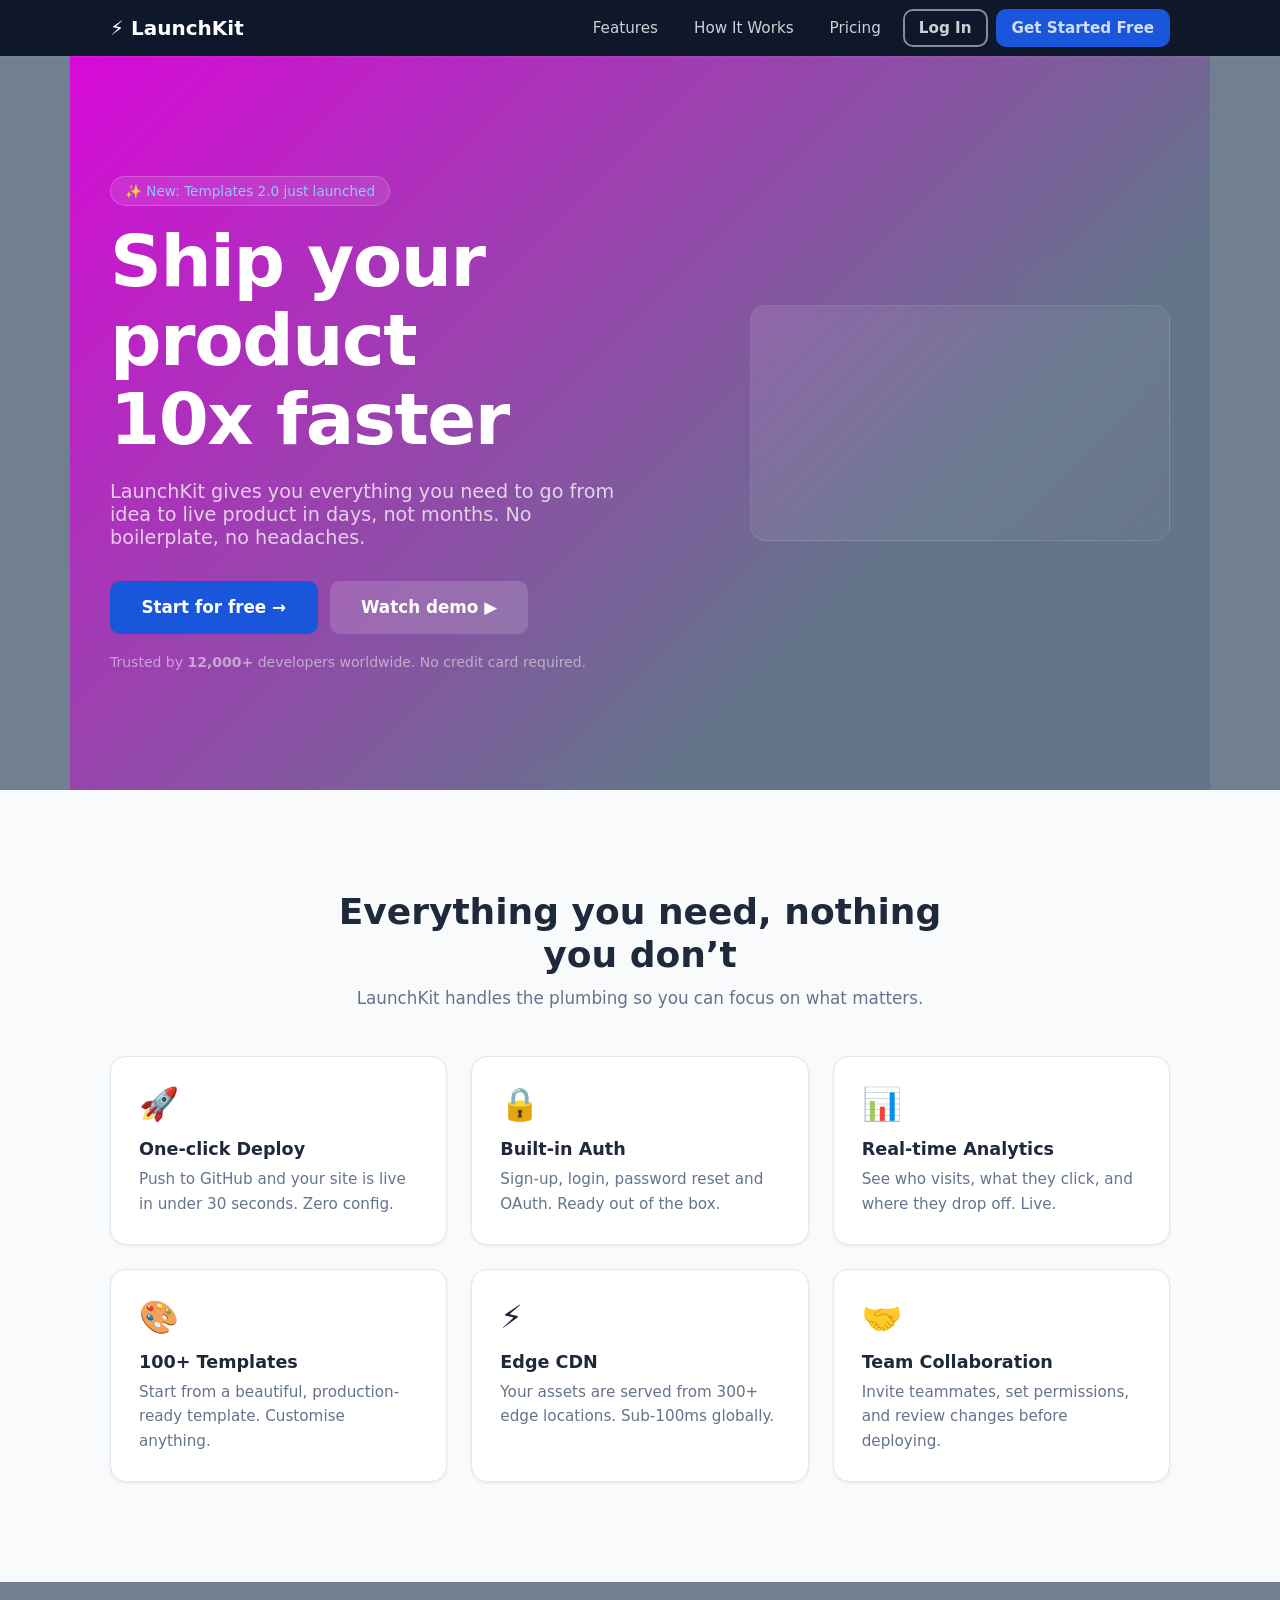
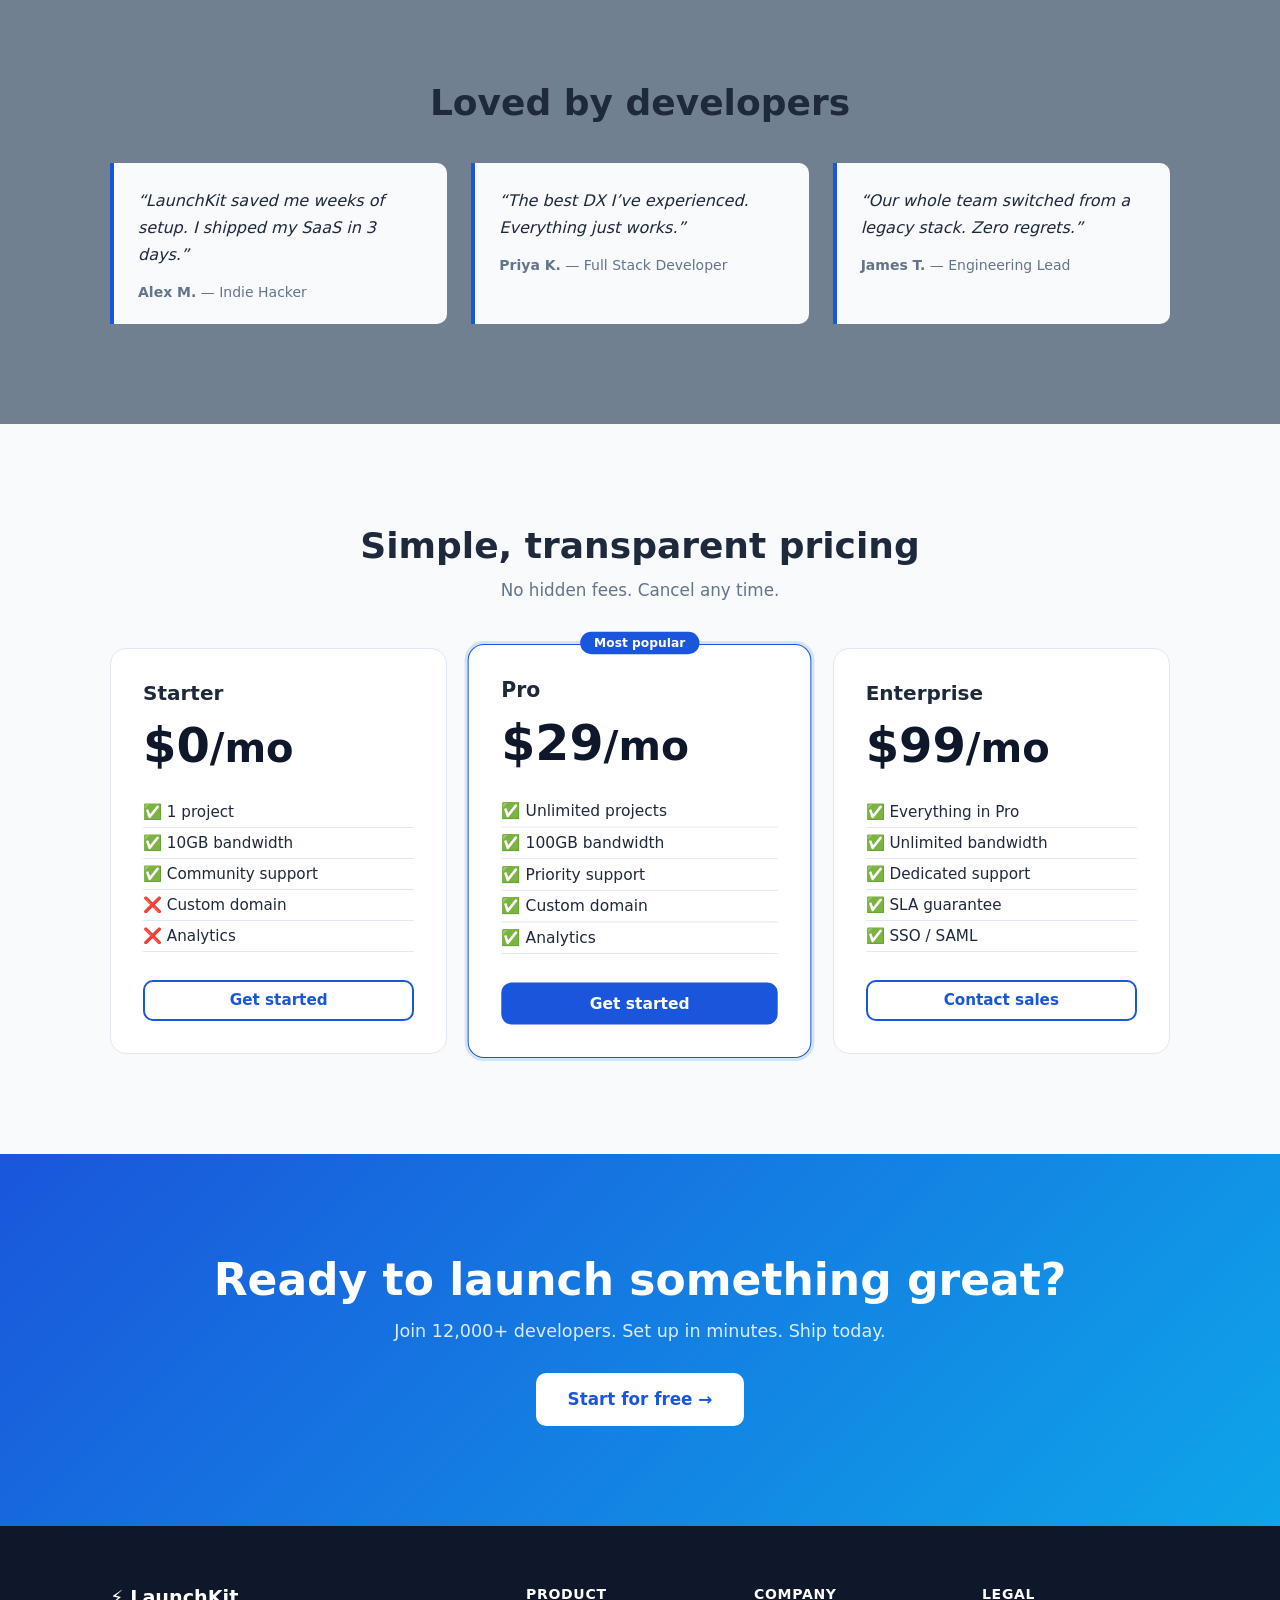
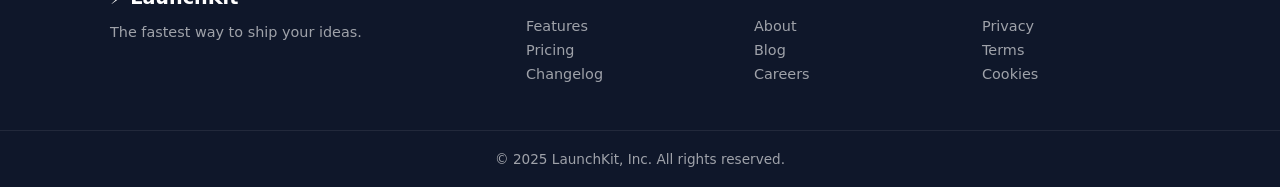
<file: index.html>
<!DOCTYPE html>
<html lang="en">
<head>
  <meta charset="UTF-8" />
  <meta name="viewport" content="width=device-width, initial-scale=1.0" />
  <meta name="description" content="LaunchKit — the fastest way to ship your ideas." />
  <title>LaunchKit — Ship Faster</title>
  <link rel="stylesheet" href="landing page.css">
</head>
<body>

  <!-- ── Navigation ───────────────────────── -->
  <header class="navbar">
    <div class="navbar__inner">
      <a href="#" class="navbar__logo">⚡ LaunchKit</a>
      <button class="navbar__toggle" aria-expanded="false"
              aria-controls="main-nav" aria-label="Toggle menu">
        <span></span><span></span><span></span>
      </button>
      <nav id="main-nav" class="navbar__nav">
        <a href="#features">Features</a>
        <a href="#how-it-works">How It Works</a>
        <a href="#pricing">Pricing</a>
        <a href="#" class="btn btn--outline-white">Log In</a>
        <a href="#" class="btn btn--primary">Get Started Free</a>
      </nav>
    </div>
  </header>
    <section class="hero">
    <div class="hero__content">
      <span class="hero__badge">✨ New: Templates 2.0 just launched</span>
      <h1 class="hero__title">Ship your product<br>10x faster</h1>
      <p class="hero__subtitle">
        LaunchKit gives you everything you need to go from idea to live product
        in days, not months. No boilerplate, no headaches.
      </p>
      <div class="hero__actions">
        <a href="#" class="btn btn--primary btn--lg">Start for free &rarr;</a>
        <a href="#" class="btn btn--ghost btn--lg">Watch demo ▶</a>
      </div>
      <p class="hero__social-proof">
        Trusted by <strong>12,000+</strong> developers worldwide. No credit card required.
      </p>
    </div>
    <div class="hero__visual" aria-hidden="true">
      <!-- Decorative gradient box simulating an app screenshot -->
      <div class="hero__mockup"></div>
    </div>
  </section>
   <!-- ── Features ──────────────────────────── -->
  <section class="features" id="features">
    <div class="container">
      <div class="section-header">
        <h2>Everything you need, nothing you don&rsquo;t</h2>
        <p>LaunchKit handles the plumbing so you can focus on what matters.</p>
      </div>
      <div class="features__grid">
        <div class="feature-card">
          <div class="feature-card__icon">🚀</div>
          <h3>One-click Deploy</h3>
          <p>Push to GitHub and your site is live in under 30 seconds. Zero config.</p>
        </div>
        <div class="feature-card">
          <div class="feature-card__icon">🔒</div>
          <h3>Built-in Auth</h3>
          <p>Sign-up, login, password reset and OAuth. Ready out of the box.</p>
        </div>
        <div class="feature-card">
          <div class="feature-card__icon">📊</div>
          <h3>Real-time Analytics</h3>
          <p>See who visits, what they click, and where they drop off. Live.</p>
        </div>
        <div class="feature-card">
          <div class="feature-card__icon">🎨</div>
          <h3>100+ Templates</h3>
          <p>Start from a beautiful, production-ready template. Customise anything.</p>
        </div>
        <div class="feature-card">
          <div class="feature-card__icon">⚡</div>
          <h3>Edge CDN</h3>
          <p>Your assets are served from 300+ edge locations. Sub-100ms globally.</p>
        </div>
        <div class="feature-card">
          <div class="feature-card__icon">🤝</div>
          <h3>Team Collaboration</h3>
          <p>Invite teammates, set permissions, and review changes before deploying.</p>
        </div>
      </div>
    </div>
  </section>
  <!-- ── Testimonials ──────────────────────── -->
  <section class="testimonials">
    <div class="container">
      <h2 class="section-header__title">Loved by developers</h2>
      <div class="testimonials__grid">
        <blockquote class="testimonial">
          <p>&ldquo;LaunchKit saved me weeks of setup. I shipped my SaaS in 3 days.&rdquo;</p>
          <footer><strong>Alex M.</strong> &mdash; Indie Hacker</footer>
        </blockquote>
        <blockquote class="testimonial">
          <p>&ldquo;The best DX I&rsquo;ve experienced. Everything just works.&rdquo;</p>
          <footer><strong>Priya K.</strong> &mdash; Full Stack Developer</footer>
        </blockquote>
        <blockquote class="testimonial">
          <p>&ldquo;Our whole team switched from a legacy stack. Zero regrets.&rdquo;</p>
          <footer><strong>James T.</strong> &mdash; Engineering Lead</footer>
        </blockquote>
      </div>
    </div>
  </section>

  <!-- ── Pricing ───────────────────────────── -->
  <section class="pricing" id="pricing">
    <div class="container">
      <div class="section-header">
        <h2>Simple, transparent pricing</h2>
        <p>No hidden fees. Cancel any time.</p>
      </div>
      <div class="pricing__grid">
        <div class="pricing-card">
          <h3>Starter</h3>
          <div class="pricing-card__price"><span>$0</span>/mo</div>
          <ul class="pricing-card__features">
            <li>✅ 1 project</li>
            <li>✅ 10GB bandwidth</li>
            <li>✅ Community support</li>
            <li>❌ Custom domain</li>
            <li>❌ Analytics</li>
          </ul>
          <a href="#" class="btn btn--outline">Get started</a>
        </div>
        <div class="pricing-card pricing-card--featured">
          <div class="pricing-card__badge">Most popular</div>
          <h3>Pro</h3>
          <div class="pricing-card__price"><span>$29</span>/mo</div>
          <ul class="pricing-card__features">
            <li>✅ Unlimited projects</li>
            <li>✅ 100GB bandwidth</li>
            <li>✅ Priority support</li>
            <li>✅ Custom domain</li>
            <li>✅ Analytics</li>
          </ul>
          <a href="#" class="btn btn--primary">Get started</a>
        </div>
        <div class="pricing-card">
          <h3>Enterprise</h3>
          <div class="pricing-card__price"><span>$99</span>/mo</div>
          <ul class="pricing-card__features">
            <li>✅ Everything in Pro</li>
            <li>✅ Unlimited bandwidth</li>
            <li>✅ Dedicated support</li>
            <li>✅ SLA guarantee</li>
            <li>✅ SSO / SAML</li>
          </ul>
          <a href="#" class="btn btn--outline">Contact sales</a>
        </div>
      </div>
    </div>
  </section>

  <!-- ── CTA Banner ────────────────────────── -->
  <section class="cta-banner">
    <div class="container">
      <h2>Ready to launch something great?</h2>
      <p>Join 12,000+ developers. Set up in minutes. Ship today.</p>
      <a href="#" class="btn btn--white btn--lg">Start for free &rarr;</a>
    </div>
  </section>

  <!-- ── Footer ────────────────────────────── -->
  <footer class="site-footer">
    <div class="container footer__inner">
      <div class="footer__brand">
        <a href="#" class="footer__logo">⚡ LaunchKit</a>
        <p>The fastest way to ship your ideas.</p>
      </div>
      <nav class="footer__links">
        <h4>Product</h4>
        <a href="#">Features</a>
        <a href="#">Pricing</a>
        <a href="#">Changelog</a>
      </nav>
      <nav class="footer__links">
        <h4>Company</h4>
        <a href="#">About</a>
        <a href="#">Blog</a>
        <a href="#">Careers</a>
      </nav>
      <nav class="footer__links">
        <h4>Legal</h4>
        <a href="#">Privacy</a>
        <a href="#">Terms</a>
        <a href="#">Cookies</a>
      </nav>
    </div>
    <div class="footer__bottom">
      <p>&copy; 2025 LaunchKit, Inc. All rights reserved.</p>
    </div>
  </footer>

  <script>
    const toggle = document.querySelector('.navbar__toggle');
    const nav    = document.querySelector('#main-nav');
    toggle.addEventListener('click', () => {
      const open = nav.classList.toggle('is-open');
      toggle.setAttribute('aria-expanded', open);
    });
  </script>

</body>
</html>

  </body>
</file>
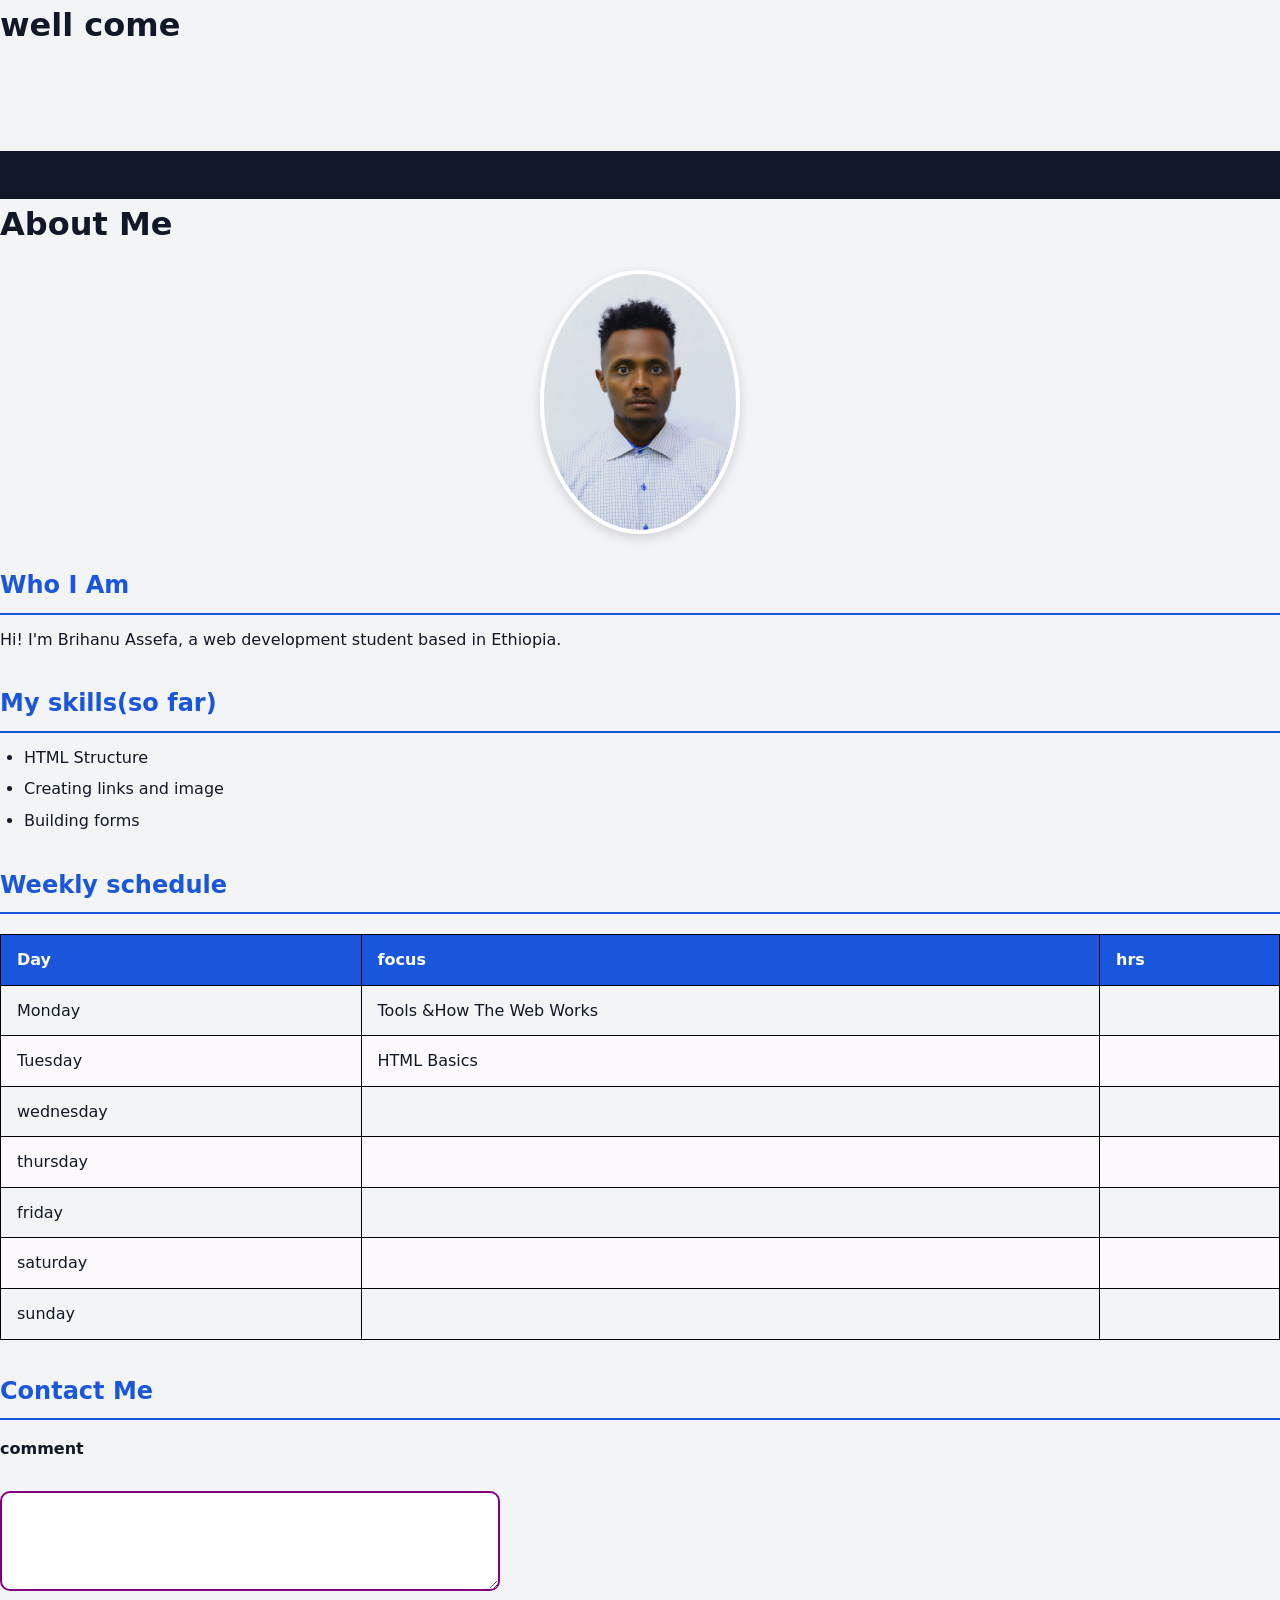
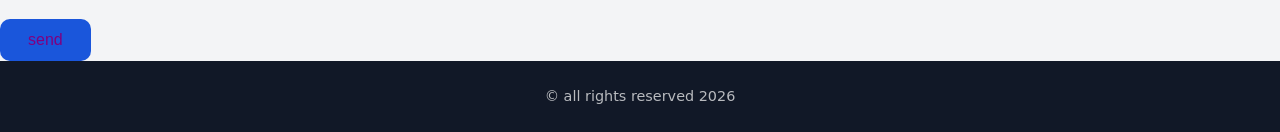
<file: about me.html>
<!DOCTYPE html>
<html lang="eng"> 
<head>
    <meta charset="UTF-8" />
    <meta name="viewport" content="width=device-width,initial-scale=1.0" />
    <link rel="stylesheet" href="my style.css">
    <title>About me</title>
</head>
<body>
<div class="page-wrapper"
     <header class="site-header"><h1>well come</h1></header>
     <main class="site-main"></main>
     <footer class="site-footer"></footer>
</div>
     </body>
    <h1>About Me</h1>
    <img src="brihanu.jpg" alt="Brihanu Assefa" width="200" />
    <h2>Who I Am</h2>
    <p>Hi! I'm Brihanu Assefa, a web development student based in Ethiopia.</p>
    <h2>My skills(so far)</h2>
    <ul>
        <li>HTML Structure</li>
        <li>Creating links and image</li>
        <li>Building forms</li>
    </ul>
    <h2>Weekly schedule</h2>
    <table border="1px">
        <thead><tr><th>Day</th><th>focus</th><th>hrs</th></tr></thead>
        <tbody>
            <tr>
                <td>Monday</td><td>Tools &amp;How The Web Works</td><td></td>
            </tr>
            <tr>
                <td>Tuesday</td><td>HTML Basics</td><td></td>
            </tr>
            <tr>
                <td>wednesday</td><td></td><td></td>
            </tr>
            <tr>
                <td>thursday</td><td></td><td></td>
            </tr>
            <tr>
                <td>friday</td><td></td><td></td>
            </tr>
            <tr>
                <td>saturday</td><td></td><td></td>
            </tr>
            <tr>
                <td>sunday</td><td></td><td></td>
            </tr>
        </tbody>
    </table>
    <h2>Contact Me</h2>
    <form>
        <label for="msg">comment</label><br >
        <textarea id="msg" name="msg" rows="4"></textarea><br />
        <button type="submit">send</button>
    </form>
</body>
<footer>
    &COPY; all rights reserved 2026
</footer>
</html>
</file>
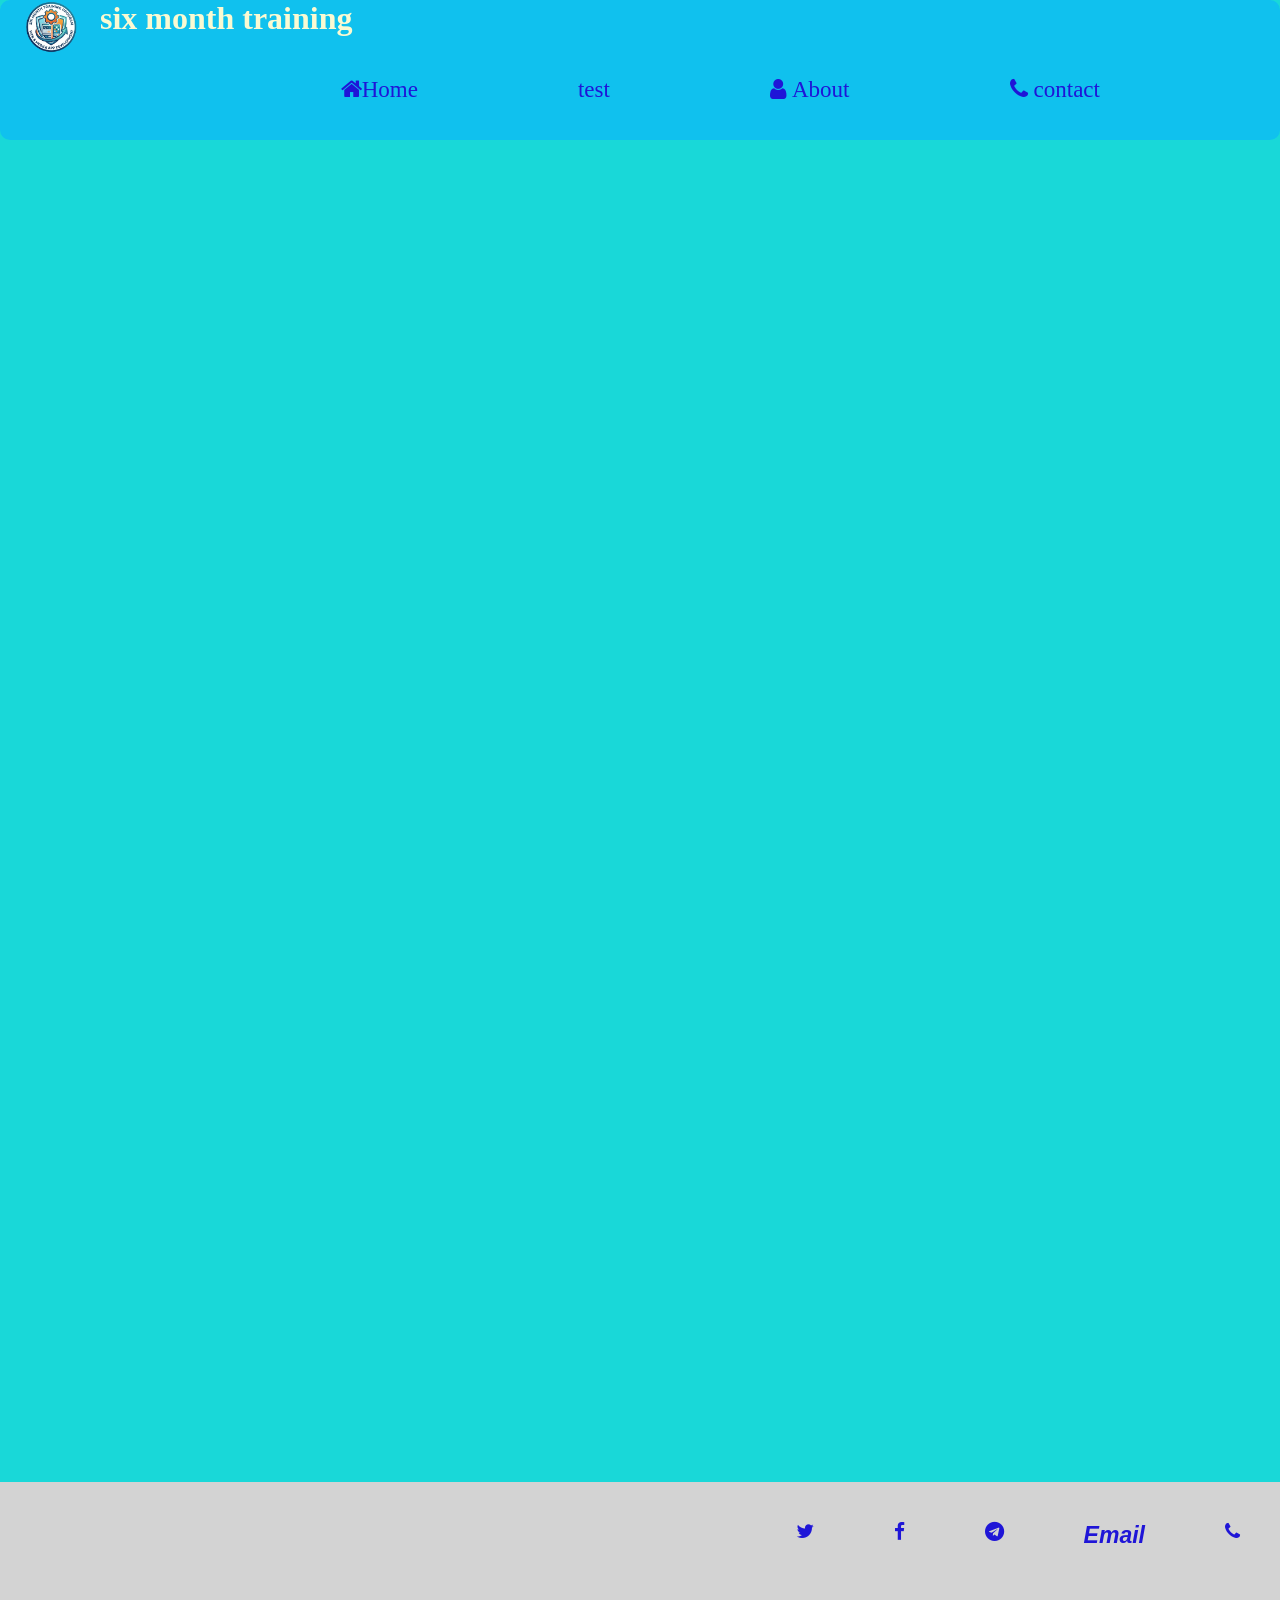
<file: test.html>
<!DOCTYPE html>
<html>
    <head>
  <meta charset="UTF-8" />
  <meta name="viewport" content="width=device-width, initial-scale=1.0" />
  <link rel="stylesheet" href="https://cdnjs.cloudflare.com/ajax/libs/font-awesome/4.7.0/css/font-awesome.min.css">
  <title > test</title>
  <link rel="stylesheet" href="style.css" />
</head>
<style>
    header{
        background-color: rgb(16, 193, 238);
        align-content: center;
        border-radius: 10px;
    
    }
        a{
        float: inline-end;
        text-decoration: none;
        padding: 20px;
        text-align: ;
        color: rgb(31, 21, 215);
        font-size: larger;
        font-family: Arial, Helvetica, sans-serif;
        font-weight: 700;

        }
        a:hover{
            background-color: rgb(0, 2, 3);
            color: rgb(250, 210, 242);
            border-radius: 5px;
            padding-bottom: 10px;
            padding-top: 24px;
            display: inline-block;
            font-size: larger;
            font-family: Arial, Helvetica, sans-serif;
            font-weight: 700;

        }
        img{
            width: 100px;
            display: block;
            float: inline-start;
        }
        h1{
            color: lightgoldenrodyellow;
            display: inline;
        }
        body{
            background-color: rgb(25, 216, 216);
            color: rgb(140, 16, 186);
            align-content: center;
            padding: 0px;
        }
        footer{
            background-color: lightgrey;
            margin-bottom: 100%;
            padding-bottom: 100px;
            align-content: center;
        }
       
        i{
             color: aqua;
             float: inline-end;
             text-decoration: none;
             padding: 20px;
             text-align: ;
             color: rgb(31, 21, 215);
             font-size: larger;
             font-family: Arial, Helvetica, sans-serif;
             font-weight: 700;

        }
</style>
<header>
<h1> <img src="logo.png" alt="logo">six month training</h1>
  
  <nav>
      <a href="contact.html"><i class="fa fa-phone"> contact</i></a>
    <a href="about.html"><i class="fa fa-user"> About</i></a>
    <a href="test.html"><i class="fa flex-start">test</i></a></li>
    <a href="home.html"><i class="fa fa-home">Home</i></a>
  </nav>
</header>
<body>
    <p>we are currentely learning HTML for web and mobile app developing</p>
</body>
<footer>

    <i ><a href="+251963055508/+251983659438" class="fa fa-phone"></a></i>
    <i><a href="berhanuassefa736@gmail.com">Email</a></i>
    <i ><a href="@bri193714" class="fa fa-telegram"></a></i>
    <i ><a href="#" class="fa fa-facebook"></a></i>
    <i ><a href="#" class="fa fa-twitter"></a></i>
    

</footer>
</html>
</file>
<file: landing page.css>
/* ── Reset & Tokens ──────────────────────────── */
*, *::before, *::after { box-sizing: border-box; margin: 0; padding: 0; }

:root {
  --blue:      #1A56DB;
  --blue-dark: #1648BF;
  --blue-pale: #EFF6FF;
  --dark:      #0F172A;
  --text:      #1E293B;
  --muted:     #64748B;
  --border:    #E2E8F0;
  --bg:        #F8FAFC;
  --white:     #FFFFFF;
  --radius-md: 10px;
  --radius-lg: 16px;
  --shadow-sm: 0 1px 3px rgba(0,0,0,0.08);
  --shadow-md: 0 4px 16px rgba(0,0,0,0.1);
}

html { font-size: 16px; scroll-behavior: smooth; }
body { font-family: system-ui, sans-serif; color: var(--text); background: slategrey }
img  { max-width: 100%; display: block; height: auto; }
a    { color: var(--blue); }
/* ── Container ───────────────────────────────── */
.container {
  width: 100%;
  max-width: 1140px;
  margin: 0 auto;
  padding: 0 clamp(16px, 4vw, 40px);
}

/* ── Buttons ─────────────────────────────────── */
.btn {
  display: inline-block;
  padding: 0.625em 1.375em;
  border-radius: var(--radius-md);
  font-size: 0.95rem;
  font-weight: 600;
  text-decoration: none;
  border: 2px solid transparent;
  cursor: pointer;
  transition: all 0.2s;
  white-space: nowrap;
}
.btn--lg    { padding: 0.875em 1.75em; font-size: 1.05rem; }
.btn--primary { background: var(--blue); color: white; border-color: var(--blue); }
.btn--primary:hover { background: var(--blue-dark); color: white; border-color: var(--blue-dark); }
.btn--outline { background: transparent; color: var(--blue); border-color: var(--blue); }
.btn--outline:hover { background: var(--blue); color: white; }
.btn--outline-white { background: transparent; color: white; border-color: rgba(255,255,255,0.5); }
.btn--outline-white:hover { background: rgba(255,255,255,0.1); color: white; }
.btn--ghost { background: rgba(255,255,255,0.15); color: white; border-color: transparent; }
.btn--ghost:hover { background: rgba(255,255,255,0.25); color: white; }
.btn--white { background: white; color: var(--blue); border-color: white; }
.btn--white:hover { background: var(--blue-pale); color: var(--blue); }

/* ── Section Header ──────────────────────────── */
.section-header { text-align: center; max-width: 640px; margin: 0 auto 48px; }
.section-header h2 {
  font-size: clamp(1.5rem, 3vw, 2.25rem);
  margin-bottom: 12px;
  line-height: 1.2;
}
.section-header p { color: var(--muted); font-size: 1.05rem; }
.section-header__title { text-align: center; font-size: clamp(1.5rem, 3vw, 2.25rem); margin-bottom: 40px; }

/* ── Navbar ──────────────────────────────────── */
.navbar {
  background: var(--dark);
  position: sticky;
  top: 0;
  z-index: 100;
  box-shadow: 0 1px 0 rgba(255,255,255,0.05);
}
.navbar__inner {
  max-width: 1140px;
  margin: 0 auto;
  padding: 0 clamp(16px, 4vw, 40px);
  display: flex;
  flex-wrap: wrap;
  align-items: center;
  justify-content: space-between;
}
.navbar__logo { color: white; font-size: 1.25rem; font-weight: 700; text-decoration: none; padding: 16px 0; }
.navbar__toggle {
  background: none; border: none; cursor: pointer;
  padding: 10px; display: flex; flex-direction: column; gap: 5px;
}
.navbar__toggle span { display: block; width: 22px; height: 2px; background: white; border-radius: 2px; transition: 0.3s; }
.navbar__toggle[aria-expanded='true'] span:nth-child(1) { transform: translateY(7px) rotate(45deg); }
.navbar__toggle[aria-expanded='true'] span:nth-child(2) { opacity: 0; }
.navbar__toggle[aria-expanded='true'] span:nth-child(3) { transform: translateY(-7px) rotate(-45deg); }
.navbar__nav {
  width: 100%; max-height: 0; overflow: hidden;
  transition: max-height 0.35s ease;
  display: flex; flex-direction: column; gap: 0; padding: 0;
}
.navbar__nav.is-open { max-height: 400px; padding-bottom: 16px; }
.navbar__nav a { color: rgba(255,255,255,0.8); text-decoration: none; padding: 12px 0; font-size: 0.95rem; }
.navbar__nav a:hover { color: white; }

@media (min-width: 768px) {
  .navbar__toggle { display: none; }
  .navbar__nav { width: auto; max-height: none; overflow: visible; flex-direction: row; 
                 align-items: center; gap: 8px; padding: 0; }
  .navbar__nav a { padding: 8px 14px; }
}

/* ── Hero ────────────────────────────────────── */
.hero {
  background: linear-gradient(-45deg, var(--muted) 30%, #d809d8 );
  color: white;
  padding: clamp(60px, 10vw, 120px) clamp(16px, 4vw, 40px);
  display: flex;
  flex-direction: column;
  gap: 48px;
  max-width: 1140px;
  margin: 0 auto;
}
.hero__badge {
  display: inline-block;
  background: rgba(255,255,255,0.1);
  border: 1px solid rgba(255,255,255,0.2);
  color: #93C5FD;
  padding: 6px 14px;
  border-radius: 999px;
  font-size: 0.85rem;
  margin-bottom: 16px;
}
.hero__title {
  font-size: clamp(2.25rem, 6vw, 4.5rem);
  line-height: 1.1;
  margin-bottom: 20px;
  letter-spacing: -0.02em;
}
.hero__subtitle { color: rgba(255,255,255,0.75); font-size: clamp(1rem, 2vw, 1.2rem); max-width: 520px; margin-bottom: 32px; }
.hero__actions { display: flex; flex-wrap: wrap; gap: 12px; }
.hero__social-proof { font-size: 0.875rem; color: rgba(255,255,255,0.5); margin-top: 20px; }
.hero__mockup {
  background: linear-gradient(135deg, rgba(255,255,255,0.1), rgba(255,255,255,0.02));
  border: 1px solid rgba(255,255,255,0.1);
  border-radius: 16px;
  aspect-ratio: 16 / 9;
  backdrop-filter: blur(10px);
}
@media (min-width: 900px) {
  .hero { flex-direction: row; align-items: center; }
  .hero__content { flex: 1; }
  .hero__visual { flex: 0 0 420px; }
}

/* ── Features ────────────────────────────────── */
.features { background: var(--bg); padding: clamp(60px, 8vw, 100px) 0; }
.features__grid {
  display: grid;
  grid-template-columns: repeat(auto-fit, minmax(280px, 1fr));
  gap: 24px;
}
.feature-card {
  background: white;
  border: 1px solid var(--border);
  border-radius: var(--radius-lg);
  padding: 28px;
  box-shadow: var(--shadow-sm);
  transition: transform 0.25s, box-shadow 0.25s;
}
.feature-card:hover { transform: translateY(-4px); box-shadow: var(--shadow-md); }
.feature-card__icon { font-size: 2rem; margin-bottom: 16px; }
.feature-card h3 { font-size: 1.1rem; margin-bottom: 8px; }
.feature-card p  { color: var(--muted); font-size: 0.95rem; line-height: 1.6; }

/* ── Testimonials ────────────────────────────── */
.testimonials { padding: clamp(60px, 8vw, 100px) 0; }
.testimonials__grid {
  display: grid;
  grid-template-columns: repeat(auto-fit, minmax(260px, 1fr));
  gap: 24px;
}
.testimonial {
  background: var(--bg);
  border-left: 4px solid var(--blue);
  border-radius: 0 var(--radius-md) var(--radius-md) 0;
  padding: 24px;
}
.testimonial p { font-size: 1rem; line-height: 1.7; color: var(--text); margin-bottom: 16px; font-style: italic; }
.testimonial footer { font-size: 0.875rem; color: var(--muted); }

/* ── Pricing ─────────────────────────────────── */
.pricing { background: var(--bg); padding: clamp(60px, 8vw, 100px) 0; }
.pricing__grid {
  display: grid;
  grid-template-columns: repeat(auto-fit, minmax(260px, 1fr));
  gap: 24px;
  align-items: start;
}
.pricing-card {
  background: white;
  border: 1px solid var(--border);
  border-radius: var(--radius-lg);
  padding: 32px;
  position: relative;
}
.pricing-card--featured {
  border-color: var(--blue);
  box-shadow: 0 0 0 3px rgba(26,86,219,0.15);
  transform: scale(1.02);
}
.pricing-card__badge {
  position: absolute;
  top: -13px;
  left: 50%;
  transform: translateX(-50%);
  background: var(--blue);
  color: white;
  font-size: 0.75rem;
  font-weight: 700;
  padding: 4px 14px;
  border-radius: 999px;
  white-space: nowrap;
}
.pricing-card h3 { font-size: 1.25rem; margin-bottom: 12px; }
.pricing-card__price { font-size: 2.5rem; font-weight: 800; margin-bottom: 24px; color: var(--dark); }
.pricing-card__price span { font-size: 3rem; }
.pricing-card__features { list-style: none; margin-bottom: 28px; }
.pricing-card__features li { padding: 6px 0; font-size: 0.95rem; border-bottom: 1px solid var(--border); }
.pricing-card .btn { width: 100%; text-align: center; }

/* ── CTA Banner ──────────────────────────────── */
.cta-banner {
  background: linear-gradient(135deg, var(--blue), #0EA5E9);
  color: white;
  text-align: center;
  padding: clamp(60px, 8vw, 100px) 16px;
}
.cta-banner h2 { font-size: clamp(1.75rem, 4vw, 2.75rem); margin-bottom: 16px; }
.cta-banner p  { font-size: 1.1rem; opacity: 0.85; margin-bottom: 32px; }

/* ── Footer ──────────────────────────────────── */
.site-footer { background: var(--dark); color: rgba(255,255,255,0.6); padding: 60px 0 0; }
.footer__inner {
  display: grid;
  grid-template-columns: 1fr;
  gap: 40px;
  padding-bottom: 48px;
}
@media (min-width: 640px) { .footer__inner { grid-template-columns: 2fr repeat(3, 1fr); } }
.footer__logo { color: white; font-size: 1.2rem; font-weight: 700; text-decoration: none; display: block; margin-bottom: 12px; }
.footer__brand p { font-size: 0.9rem; line-height: 1.6; }
.footer__links { display: flex; flex-direction: column; gap: 8px; }
.footer__links h4 { color: white; font-size: 0.875rem; text-transform: uppercase; letter-spacing: 0.05em; margin-bottom: 8px; }
.footer__links a  { color: rgba(255,255,255,0.6); text-decoration: none; font-size: 0.9rem; }
.footer__links a:hover { color: white; }
.footer__bottom {
  border-top: 1px solid rgba(255,255,255,0.08);
  text-align: center;
  padding: 20px;
  font-size: 0.85rem;
}

/* ── Accessibility ───────────────────────────── */
@media (prefers-reduced-motion: reduce) {
  *, *::before, *::after {
    animation-duration: 0.01ms !important;
    transition-duration: 0.01ms !important;
  }
}
</file>
<file: my style.css>
/* ── Reset & Base Styles ─────────────────────── */
*,
*::before,
*::after {
  box-sizing: border-box;  /* include padding & border in width calculations */
  margin: 0;
  padding: 0;
}

:root {
  --blue:    #1A56DB;
  --dark:    #111827;
  --gray:    #6B7280;
  --light:   #F3F4F6;
  --white:   #ffffff;
  --radius:  10px;
}

body {
  font-family: system-ui, sans-serif;
  font-size: 1rem;
  line-height: 1.6;
  color: var(--dark);
  background-color: var(--light);
}

/* ── Layout ──────────────────────────────────── */
header, main, footer {
  max-width: 800px;
  margin: 0 auto;         /* center horizontally */
  padding: 0 24px;        /* side padding for small screens */
}

/* ── Header ──────────────────────────────────── */
header {
  background-color: var(--blue);
  color: var(--white);
  padding: 40px 24px;
  text-align: center;
  max-width: 100%;        /* override the 800px for full-width header */
}

header h1 {
  font-size: 2.5rem;
  margin-bottom: 8px;
}
/* ── Main Content ────────────────────────────── */
main { padding-top: 40px; padding-bottom: 60px; }

h2 {
  font-size: 1.5rem;
  color: var(--blue);
  margin-top: 32px;
  margin-bottom: 12px;
  padding-bottom: 8px;
  border-bottom: 2px solid var(--blue);
}

p { margin-bottom: 16px; }

/* ── Profile Image ───────────────────────────── */
img {
  display: block;
  border-radius: 50%;     /* circular crop */
  border: 4px solid var(--white);
  box-shadow: 0 4px 12px rgba(0,0,0,0.15);
  margin: 20px auto;
}

/* ── Lists ───────────────────────────────────── */
ul, ol {
  padding-left: 24px;
  margin-bottom: 16px;
}

li { margin-bottom: 6px; }

/* ── Table ───────────────────────────────────── */
table {
  width: 100%;
  border-collapse: collapse;  /* merge adjacent borders into one */
  margin: 20px 0;
}

th, td {
  padding: 12px 16px;
  text-align: left;
  border: 1px solid #000000;
}

th { background-color: var(--blue); color: white; }
tr:nth-child(even) { background-color: #fbf9fb; }
tr:hover           { background-color: purple;color: white; }

/* ── Form ────────────────────────────────────── */
form { max-width: 500px; }

label {
  display: block;
  font-weight: 600;
  margin-bottom: 4px;
  margin-top: 16px;
}

input, textarea {
  width: 100%;
  padding: 10px 14px;
  border: 2px solid purple;
  border-radius: var(--radius);
  font-size: 1rem;
  font-family: inherit;     /* inputs don't inherit font by default */
  transition: border-color 0.2s;
}

input:focus, textarea:focus {
  outline: none;
  border-color: var(--blue);
  box-shadow: 0 0 0 3px rgba(26,86,219,0.2);
}

button[type="submit"] {
  margin-top: 20px;
  background: var(--blue);
  color:purple;
  border: none;
  padding: 12px 28px;
  border-radius: var(--radius);
  font-size: 1rem;
  cursor: pointer;
  transition: background 0.2s, transform 0.1s;
}

button[type="submit"]:hover  { background: #1648BF; }
button[type="submit"]:active { transform: scale(0.98); }

/* ── Footer ──────────────────────────────────── */
footer {
  background: var(--dark);
  color: rgba(255,255,255,0.7);
  text-align: center;
  padding: 24px;
  font-size: 0.9rem;
  max-width: 100%;
}
</file>
<file: style.css>
*{
    margin: 0;
    padding: 0;
  
  }
header{
      background-color: purple;
      position: fixed;
      width: 100%;
       


    
    }
   nav{
      
        text-decoration: none;
          padding-inline: 100px;
        text-align: center;
        color: white;
        font-size: larger;
        font-family: Arial, Helvetica, sans-serif;
        font-weight: 700;
    

        }
        nav a {
          padding-inline: 60px;
        }
        a{
        float: inline-end;
        text-decoration: none;
      
        padding-left: 20px;
        text-align: center;
        color: white;
        font-size: larger;
        font-family: Arial, Helvetica, sans-serif;
        font-weight: 700;

        }
     nav a :hover{
            background-color: skyblue;
            color: peru;
            border: solid 2px;
             border-radius: 12px;
             transition: 0.5s;
            display: inline-block;
            font-size: larger;
            font-family: Arial, Helvetica, sans-serif;
            font-weight: 700;
          

        }
        img{
            width:185px;
            display: block;
        }
      
        body{
          background-color: darkcyan;
            background-size: cover;
            height: 100vh;
        }
        footer{
          background-color: purple;
          margin-top: 100%;
            color: #E6ECEF;
            align-content: center;
          
            width: 100%;
        }
       
    
        #icon{
          width: 30px;
          padding-right: 100px;
          float: right;

        }
        #copy{
          display: inline;
          float: left;
          color: peru
        }
        #logo{
          color: white;
          font-family: 'Gill Sans', 'Gill Sans MT', Calibri, 'Trebuchet MS', sans-serif;
          font-size: xx-large;
          font-weight: bolder;
          
        }
        
      ol{
        padding: 90px;
        text-align: center;
        color: black;
        font-size: larger;
        font-family: Arial, Helvetica, sans-serif;
        font-weight: 700;
        display: inline-block;
        border-radius: 60px;
        border-top: none;
        font-size: larger;
        border-left: solid #E6ECEF 15px
        
       

        }
      ol:hover{
        background-color: rgb(28, 218, 28);
        color: white;
        transition: 0.9s;

         
       }
    p{
   
      padding:60px;
      color: #E6ECEF;
      padding: 90px;
        text-align: center;
        font-size: larger;
        font-family: Arial, Helvetica, sans-serif;
        font-weight: 700;
       

    }
    #program{
      background-color: aqua;
      border: none;
    }
       
      .dashboard{
        width: 100%;
        height: 600px;
        align-content: center;
        padding-top: 30px;
        
        
    }

    .nvb{ 
        width: 150px;
        height: 490px;
        float: inline-start;
        list-style: none;
        padding-left: 30px;
        background-color: white;
         border-left: solid darkgray 10px;
        border-bottom: solid darkgray 10px;
        border-radius: 20px;


    }
   
    .nvb p{
       color:peru;
    padding-bottom: 1px;
    align-content: center;
    text-align: center;
    border-top: solid rgb(18, 221, 235) 15px;
    font-family: Arial, Helvetica, sans-serif;
    font-weight: 700;
    font-size: larger;
    border-radius: 20px;
     }

    .nvb a{
        align-content: center;
        color: rgb(230, 17, 209);
        list-style-position: inside;
        list-style: none;
        display: inline-block;
        list-style: none;
        text-decoration: none;
        padding-left: 10px;
        padding-top:50px;
        padding-bottom:50px;
        float: left;
        align-content: center;
      
       
    }
  .nvb a:hover{
        background-color: blueviolet;
        color: aliceblue;
        text-decoration: underline;
        padding-left: 10px;
        padding-top: 20px;
        padding-bottom:30px;
        padding-right: 10px;
        display: inline-block;
        border-radius: 15px;
  }
  .pt p{
  color: peru;
    padding-bottom: 1px;
    align-content: center;
    text-align: center;
    border-top: solid rgb(18, 221, 235) 15px;
    font-family: Arial, Helvetica, sans-serif;
    font-weight: 700;
    font-size: larger;
    border-radius: 20px;
 }
 .pt{ 
       width: 300px;
       background-color: white;
        height: 490px;
        float: inline-start;
        list-style: none;
        border-left: solid darkgray 10px;
        border-bottom: solid darkgray 10px;
        border-radius: 20px;
        padding-left: 20px;




 }
 .pt a{
        align-content: center;
        color: rgb(17, 51, 203);
        list-style-position: inside;
        list-style: none;
        display: inline-block;
        list-style: none;
        text-decoration: none;
        padding-left: 10px;
        padding-top:50px;
        padding-bottom:50px;
        float: left;
        align-content: center;
    }
      .pt a:hover{
        background-color: blueviolet;
        color: aliceblue;
        text-decoration: underline;
        padding-left: 10px;
        padding:  20px;
        padding-bottom:30px;
        padding-right: 10px;
        display: inline-block;
        border-radius: 15px;
  }
  #bar {
    font-family: 'Lucida Sans', 'Lucida Sans Regular', 'Lucida Grande', 'Lucida Sans Unicode', Geneva, Verdana, sans-serif;
    font-size: larger;
    font-weight: 600;
  }
  .data{ 
        width: 300px;
        height: 49Opx;
        background-color: beige;
        float: inline-start;
        list-style: none;
       border-left: solid darkgray 10px;
        border-bottom: solid darkgray 10px;
        border-radius: 20px;
        padding-left: 20px;
        
 }
 
  .data p{
    color: rgb(0, 0, 0);
    padding-bottom: 1px;
    align-content: center;
    text-align: center;
    border-top: solid rgb(18, 221, 235) 15px;
    font-family: Arial, Helvetica, sans-serif;
    font-weight: 700;
    font-size: larger;
    border-radius: 20px;
 }
 .data a{
        align-content: center;
        color: rgb(17, 51, 203);
        list-style-position: inside;
        list-style: none;
        display: inline-block;
        list-style: none;
        text-decoration: none;
        padding-left: 10px;
        padding-top:120px;
        padding-bottom:75px;
        float: left;
        align-content: center;
        font-family: Arial, Helvetica, sans-serif;
        font-weight: 700;
        font-size: larger;
    }
     .data a:hover{
        background-color: blueviolet;
        color: aliceblue;
        text-decoration: underline;
        padding-left: 10px;
        padding-top: 80px;
        padding-bottom:80px;
        padding-right: 70px;
        display: inline-block;
        border-radius: 15px;
  }
  #dt{
    width: 250px;
    padding-top: 1px;

  }       
  .pt p {
    color: peru;
    padding-bottom: 1px;
    align-content: center;
    text-align: center;
    border-top: solid rgb(18, 221, 235) 15px;
    font-family: Arial, Helvetica, sans-serif;
    font-weight: 700;
    font-size: larger;
    border-radius: 20px;
 }
 #h{
  color: peru;
  text-align: center;
  font-family: 'Segoe UI', Tahoma, Geneva, Verdana, sans-serif;
  font-size: larger;
  font-weight: 700;
 }
 .foot{
  display: inline-block;
  padding-inline: 100px;
 }
 .foot i{
  padding-inline: 100px;
  color: black;
 }
</file>
